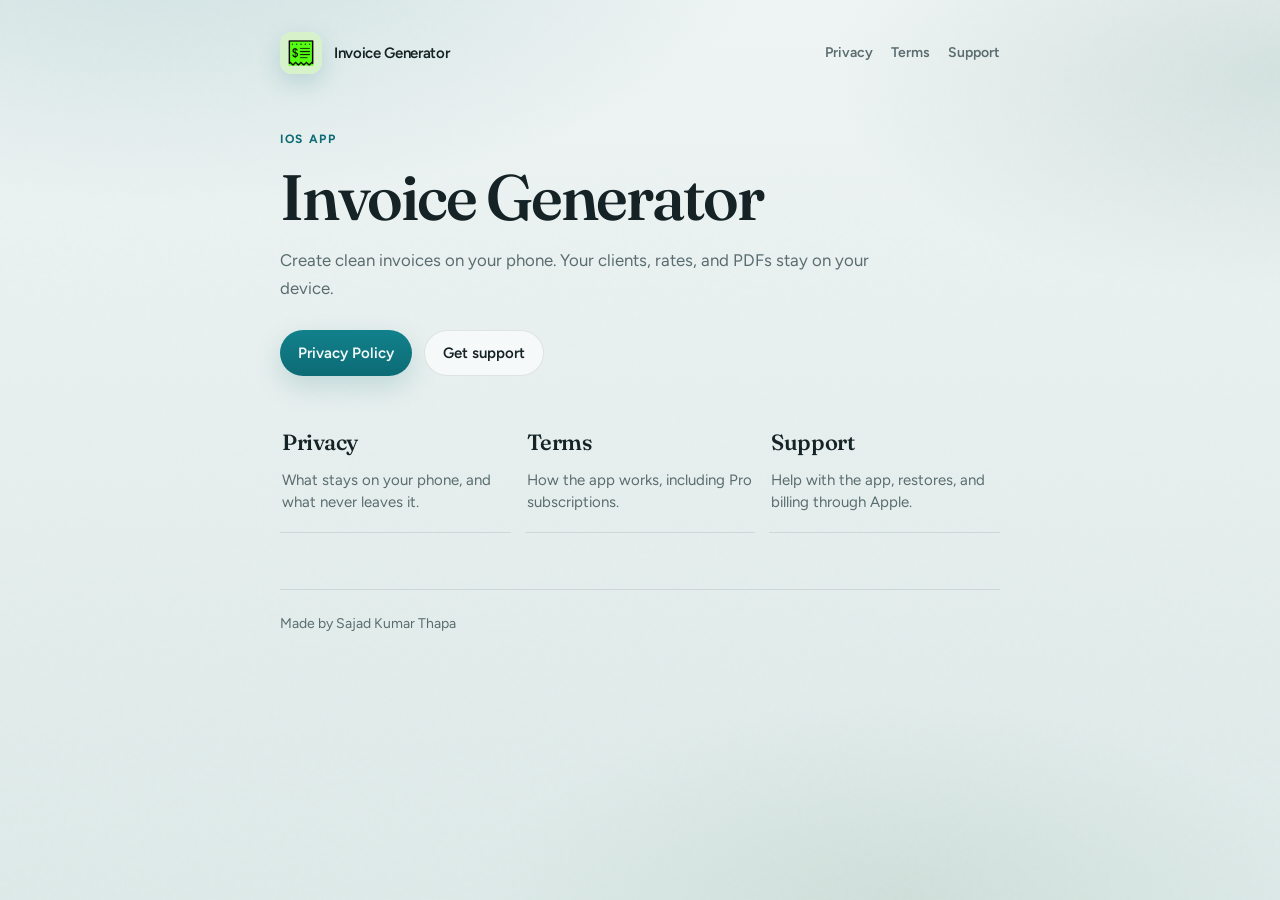
<file: index.html>
<!DOCTYPE html>
<html lang="en">
<head>
  <meta charset="utf-8">
  <meta name="viewport" content="width=device-width, initial-scale=1">
  <title>Invoice Generator</title>
  <meta name="description" content="Invoice Generator — simple invoices on your iPhone. Privacy, terms, and support.">
  <meta name="theme-color" content="#eef4f3">
  <link rel="icon" href="logo.png?v=3" type="image/png">
  <link rel="apple-touch-icon" href="logo.png?v=3">
  <link rel="preconnect" href="https://fonts.googleapis.com">
  <link rel="preconnect" href="https://fonts.gstatic.com" crossorigin>
  <link href="https://fonts.googleapis.com/css2?family=Figtree:wght@400;600;700&family=Fraunces:opsz,wght@9..144,500;9..144,560&display=swap" rel="stylesheet">
  <link rel="stylesheet" href="styles.css?v=3">
</head>
<body>
  <div class="wrap">
    <header>
      <a class="brand" href="./">
        <img class="mark" src="logo.png?v=3" alt="" width="42" height="42">
        <span class="brand-name">Invoice Generator</span>
      </a>
      <nav>
        <a href="privacy/">Privacy</a>
        <a href="terms/">Terms</a>
        <a href="support/">Support</a>
      </nav>
    </header>

    <section class="hero">
      <p class="kicker">iOS app</p>
      <p class="brand-hero">Invoice Generator</p>
      <p class="lede">Create clean invoices on your phone. Your clients, rates, and PDFs stay on your device.</p>
      <div class="cta-row">
        <a class="btn btn-primary" href="privacy/">Privacy Policy</a>
        <a class="btn btn-ghost" href="support/">Get support</a>
      </div>
    </section>

    <div class="links">
      <a class="link-item" href="privacy/">
        <h2>Privacy</h2>
        <p>What stays on your phone, and what never leaves it.</p>
      </a>
      <a class="link-item" href="terms/">
        <h2>Terms</h2>
        <p>How the app works, including Pro subscriptions.</p>
      </a>
      <a class="link-item" href="support/">
        <h2>Support</h2>
        <p>Help with the app, restores, and billing through Apple.</p>
      </a>
    </div>

    <footer>
      <p>Made by Sajad Kumar Thapa</p>
    </footer>
  </div>
</body>
</html>
</file>
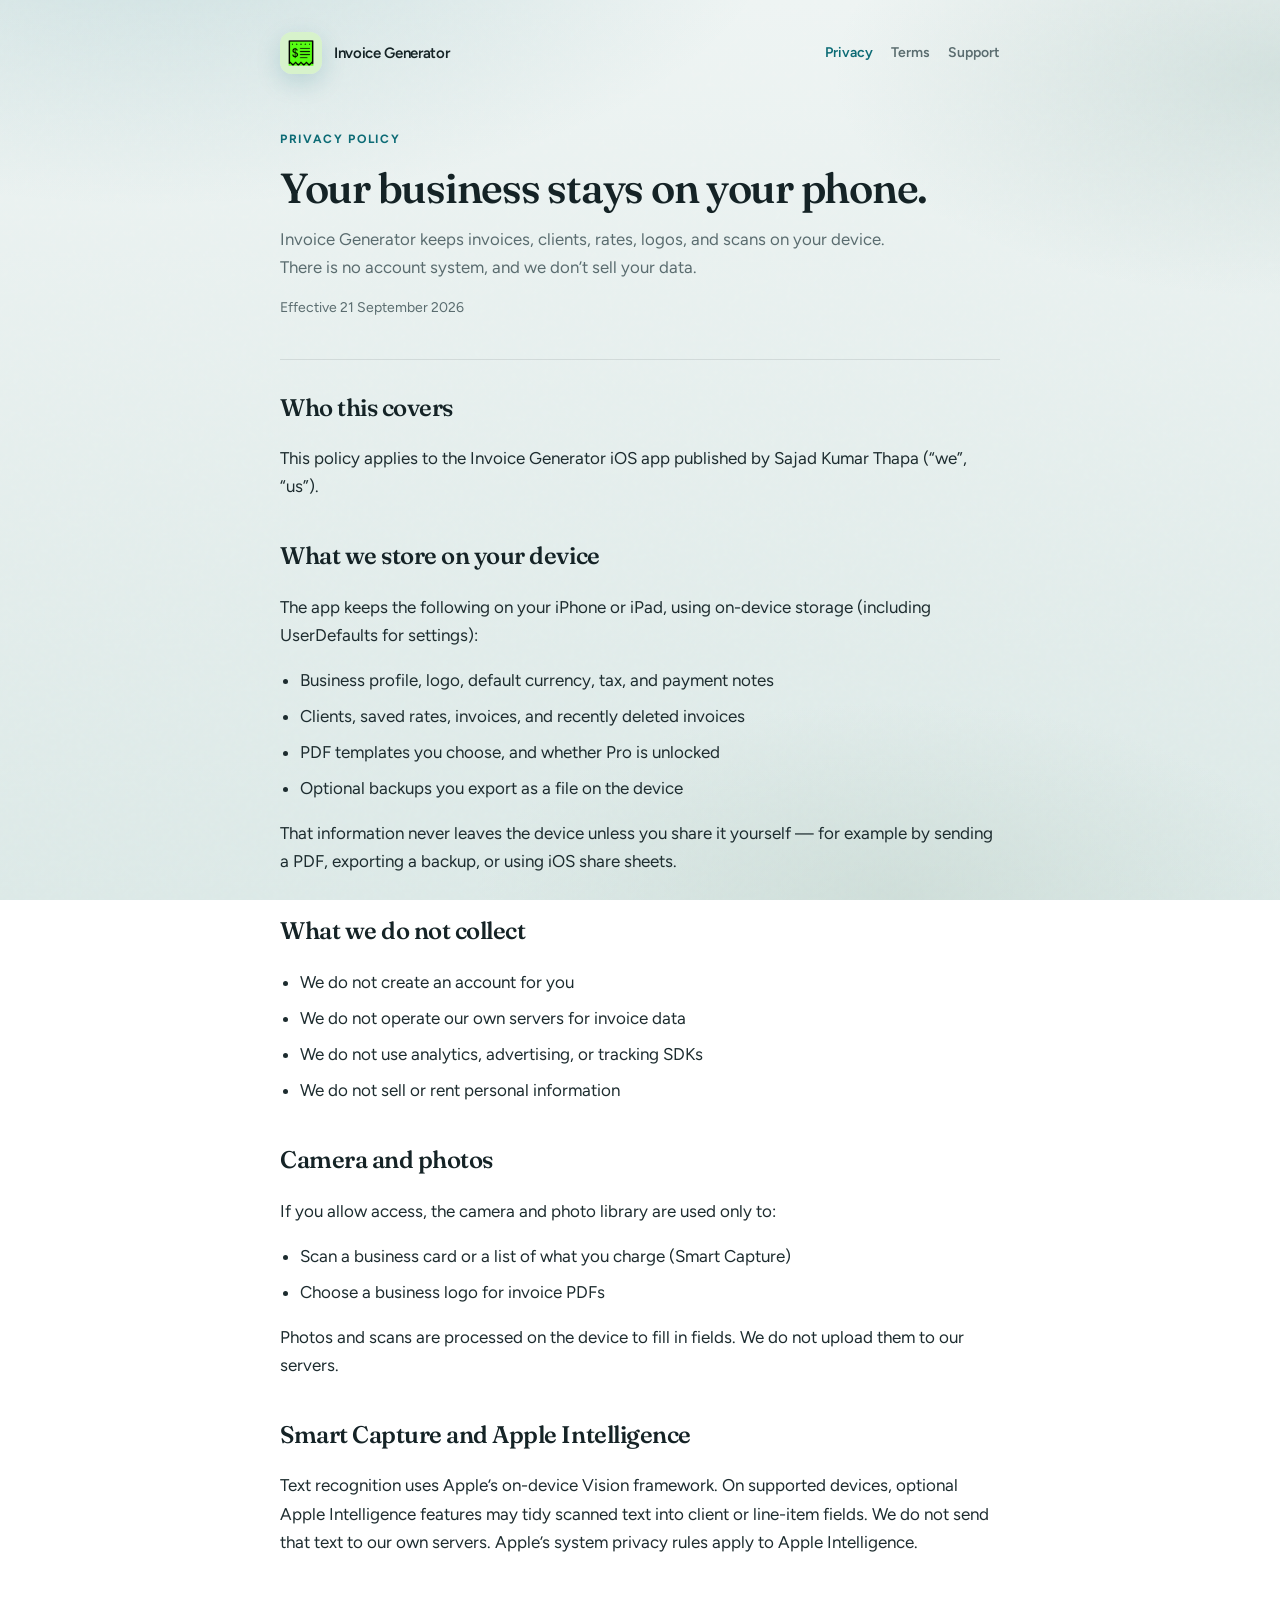
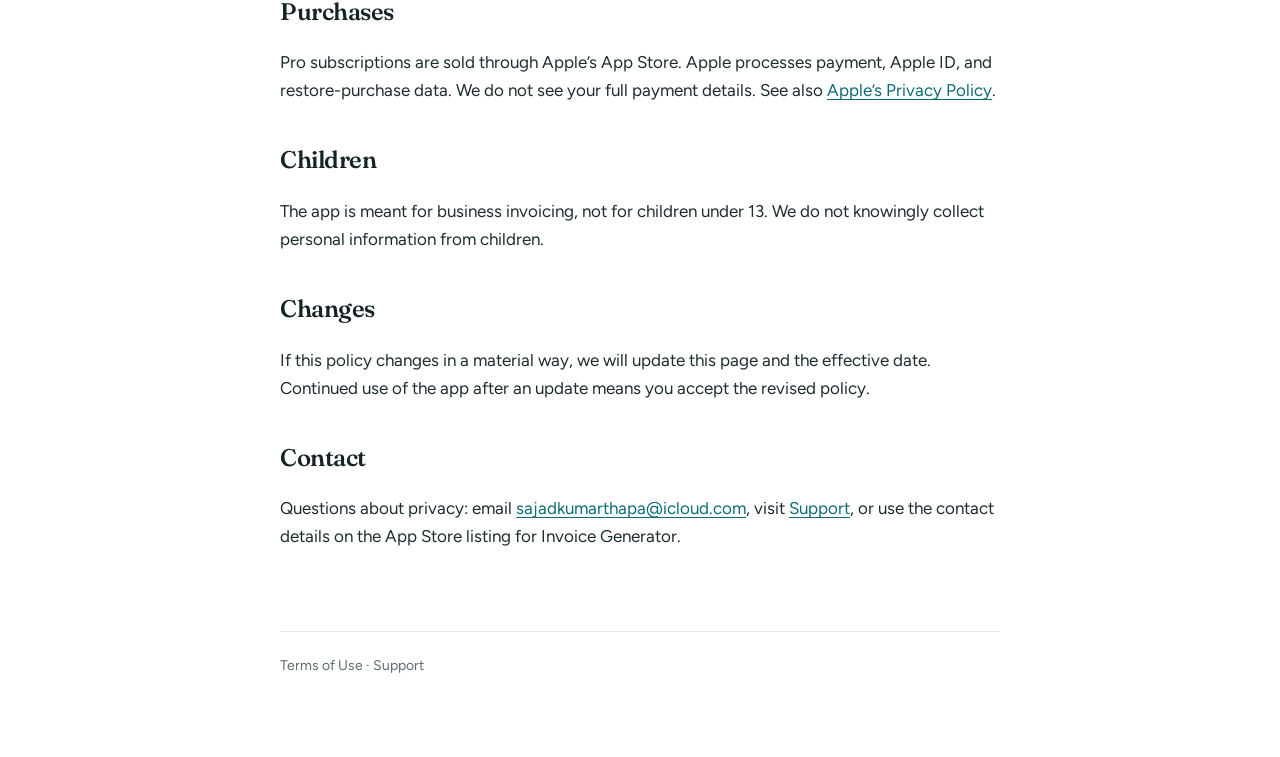
<file: privacy/index.html>
<!DOCTYPE html>
<html lang="en">
<head>
  <meta charset="utf-8">
  <meta name="viewport" content="width=device-width, initial-scale=1">
  <title>Privacy Policy — Invoice Generator</title>
  <meta name="description" content="Privacy Policy for Invoice Generator. Your invoices, clients, and scans stay on your device.">
  <meta name="theme-color" content="#eef4f3">
  <link rel="icon" href="../logo.png?v=3" type="image/png">
  <link rel="apple-touch-icon" href="../logo.png?v=3">
  <link rel="preconnect" href="https://fonts.googleapis.com">
  <link rel="preconnect" href="https://fonts.gstatic.com" crossorigin>
  <link href="https://fonts.googleapis.com/css2?family=Figtree:wght@400;600;700&family=Fraunces:opsz,wght@9..144,500;9..144,560&display=swap" rel="stylesheet">
  <link rel="stylesheet" href="../styles.css?v=3">
</head>
<body>
  <div class="wrap">
    <header>
      <a class="brand" href="../">
        <img class="mark" src="../logo.png?v=3" alt="" width="42" height="42">
        <span class="brand-name">Invoice Generator</span>
      </a>
      <nav>
        <a href="../privacy/" aria-current="page">Privacy</a>
        <a href="../terms/">Terms</a>
        <a href="../support/">Support</a>
      </nav>
    </header>

    <section class="hero">
      <p class="kicker">Privacy Policy</p>
      <h1>Your business stays on your phone.</h1>
      <p class="lede">Invoice Generator keeps invoices, clients, rates, logos, and scans on your device. There is no account system, and we don’t sell your data.</p>
      <p class="updated">Effective 21 September 2026</p>
    </section>

    <article class="panel">
      <h2>Who this covers</h2>
      <p>This policy applies to the Invoice Generator iOS app published by Sajad Kumar Thapa (“we”, “us”).</p>

      <h2>What we store on your device</h2>
      <p>The app keeps the following on your iPhone or iPad, using on-device storage (including UserDefaults for settings):</p>
      <ul>
        <li>Business profile, logo, default currency, tax, and payment notes</li>
        <li>Clients, saved rates, invoices, and recently deleted invoices</li>
        <li>PDF templates you choose, and whether Pro is unlocked</li>
        <li>Optional backups you export as a file on the device</li>
      </ul>
      <p>That information never leaves the device unless you share it yourself — for example by sending a PDF, exporting a backup, or using iOS share sheets.</p>

      <h2>What we do not collect</h2>
      <ul>
        <li>We do not create an account for you</li>
        <li>We do not operate our own servers for invoice data</li>
        <li>We do not use analytics, advertising, or tracking SDKs</li>
        <li>We do not sell or rent personal information</li>
      </ul>

      <h2>Camera and photos</h2>
      <p>If you allow access, the camera and photo library are used only to:</p>
      <ul>
        <li>Scan a business card or a list of what you charge (Smart Capture)</li>
        <li>Choose a business logo for invoice PDFs</li>
      </ul>
      <p>Photos and scans are processed on the device to fill in fields. We do not upload them to our servers.</p>

      <h2>Smart Capture and Apple Intelligence</h2>
      <p>Text recognition uses Apple’s on-device Vision framework. On supported devices, optional Apple Intelligence features may tidy scanned text into client or line-item fields. We do not send that text to our own servers. Apple’s system privacy rules apply to Apple Intelligence.</p>

      <h2>Purchases</h2>
      <p>Pro subscriptions are sold through Apple’s App Store. Apple processes payment, Apple ID, and restore-purchase data. We do not see your full payment details. See also <a href="https://www.apple.com/legal/privacy/">Apple’s Privacy Policy</a>.</p>

      <h2>Children</h2>
      <p>The app is meant for business invoicing, not for children under 13. We do not knowingly collect personal information from children.</p>

      <h2>Changes</h2>
      <p>If this policy changes in a material way, we will update this page and the effective date. Continued use of the app after an update means you accept the revised policy.</p>

      <h2>Contact</h2>
      <p>Questions about privacy: email <a href="mailto:sajadkumarthapa@icloud.com">sajadkumarthapa@icloud.com</a>, visit <a href="../support/">Support</a>, or use the contact details on the App Store listing for Invoice Generator.</p>
    </article>

    <footer>
      <p><a href="../terms/">Terms of Use</a> · <a href="../support/">Support</a></p>
    </footer>
  </div>
</body>
</html>
</file>
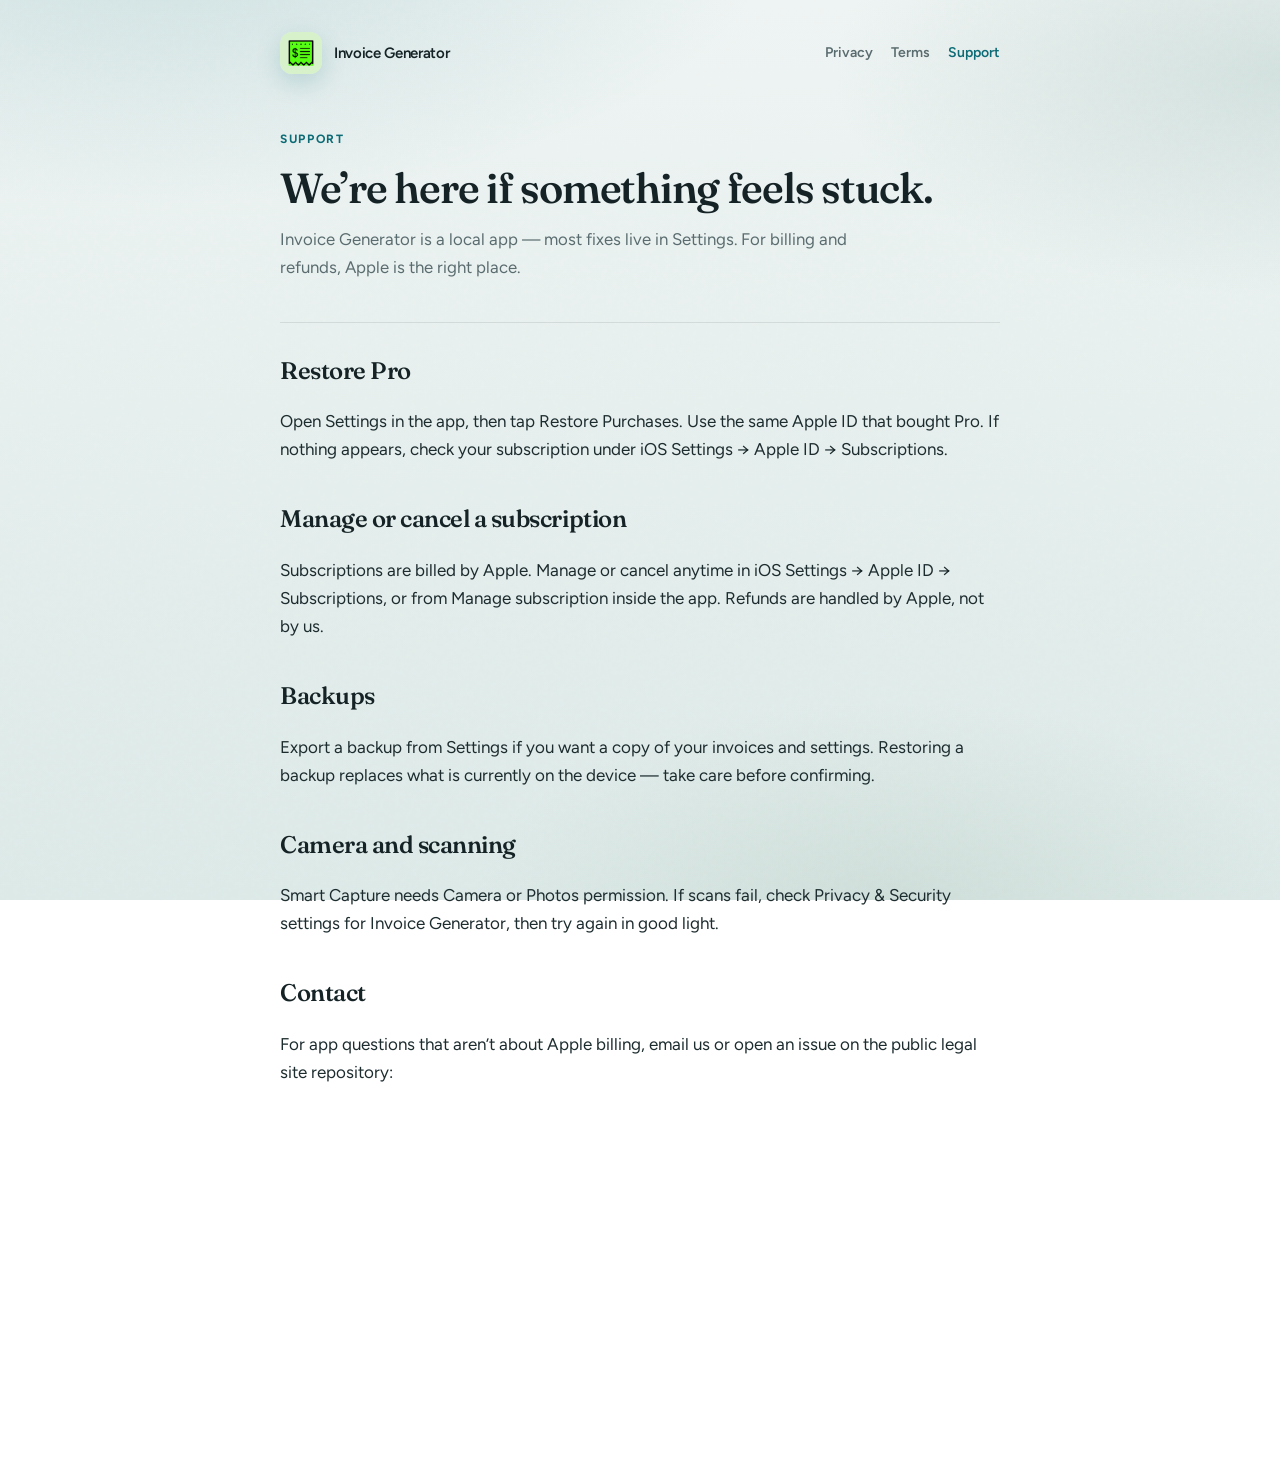
<file: support/index.html>
<!DOCTYPE html>
<html lang="en">
<head>
  <meta charset="utf-8">
  <meta name="viewport" content="width=device-width, initial-scale=1">
  <title>Support — Invoice Generator</title>
  <meta name="description" content="Support for Invoice Generator: restores, subscriptions, backups, and how to reach us.">
  <meta name="theme-color" content="#eef4f3">
  <link rel="icon" href="../logo.png?v=3" type="image/png">
  <link rel="apple-touch-icon" href="../logo.png?v=3">
  <link rel="preconnect" href="https://fonts.googleapis.com">
  <link rel="preconnect" href="https://fonts.gstatic.com" crossorigin>
  <link href="https://fonts.googleapis.com/css2?family=Figtree:wght@400;600;700&family=Fraunces:opsz,wght@9..144,500;9..144,560&display=swap" rel="stylesheet">
  <link rel="stylesheet" href="../styles.css?v=3">
</head>
<body>
  <div class="wrap">
    <header>
      <a class="brand" href="../">
        <img class="mark" src="../logo.png?v=3" alt="" width="42" height="42">
        <span class="brand-name">Invoice Generator</span>
      </a>
      <nav>
        <a href="../privacy/">Privacy</a>
        <a href="../terms/">Terms</a>
        <a href="../support/" aria-current="page">Support</a>
      </nav>
    </header>

    <section class="hero">
      <p class="kicker">Support</p>
      <h1>We’re here if something feels stuck.</h1>
      <p class="lede">Invoice Generator is a local app — most fixes live in Settings. For billing and refunds, Apple is the right place.</p>
    </section>

    <article class="panel">
      <h2>Restore Pro</h2>
      <p>Open Settings in the app, then tap Restore Purchases. Use the same Apple ID that bought Pro. If nothing appears, check your subscription under iOS Settings → Apple ID → Subscriptions.</p>

      <h2>Manage or cancel a subscription</h2>
      <p>Subscriptions are billed by Apple. Manage or cancel anytime in iOS Settings → Apple ID → Subscriptions, or from Manage subscription inside the app. Refunds are handled by Apple, not by us.</p>

      <h2>Backups</h2>
      <p>Export a backup from Settings if you want a copy of your invoices and settings. Restoring a backup replaces what is currently on the device — take care before confirming.</p>

      <h2>Camera and scanning</h2>
      <p>Smart Capture needs Camera or Photos permission. If scans fail, check Privacy &amp; Security settings for Invoice Generator, then try again in good light.</p>

      <h2>Contact</h2>
      <p>For app questions that aren’t about Apple billing, email us or open an issue on the public legal site repository:</p>
      <div class="support-note">
        <p>
          <a href="mailto:sajadkumarthapa@icloud.com">sajadkumarthapa@icloud.com</a><br>
          <a href="https://github.com/sajadThapa04/invoice-generator-legal/issues">github.com/sajadThapa04/invoice-generator-legal/issues</a>
        </p>
      </div>
      <p style="margin-top: 20px;">You can also use the support contact on the App Store listing for Invoice Generator.</p>
    </article>

    <footer>
      <p><a href="../privacy/">Privacy Policy</a> · <a href="../terms/">Terms of Use</a></p>
    </footer>
  </div>
</body>
</html>
</file>
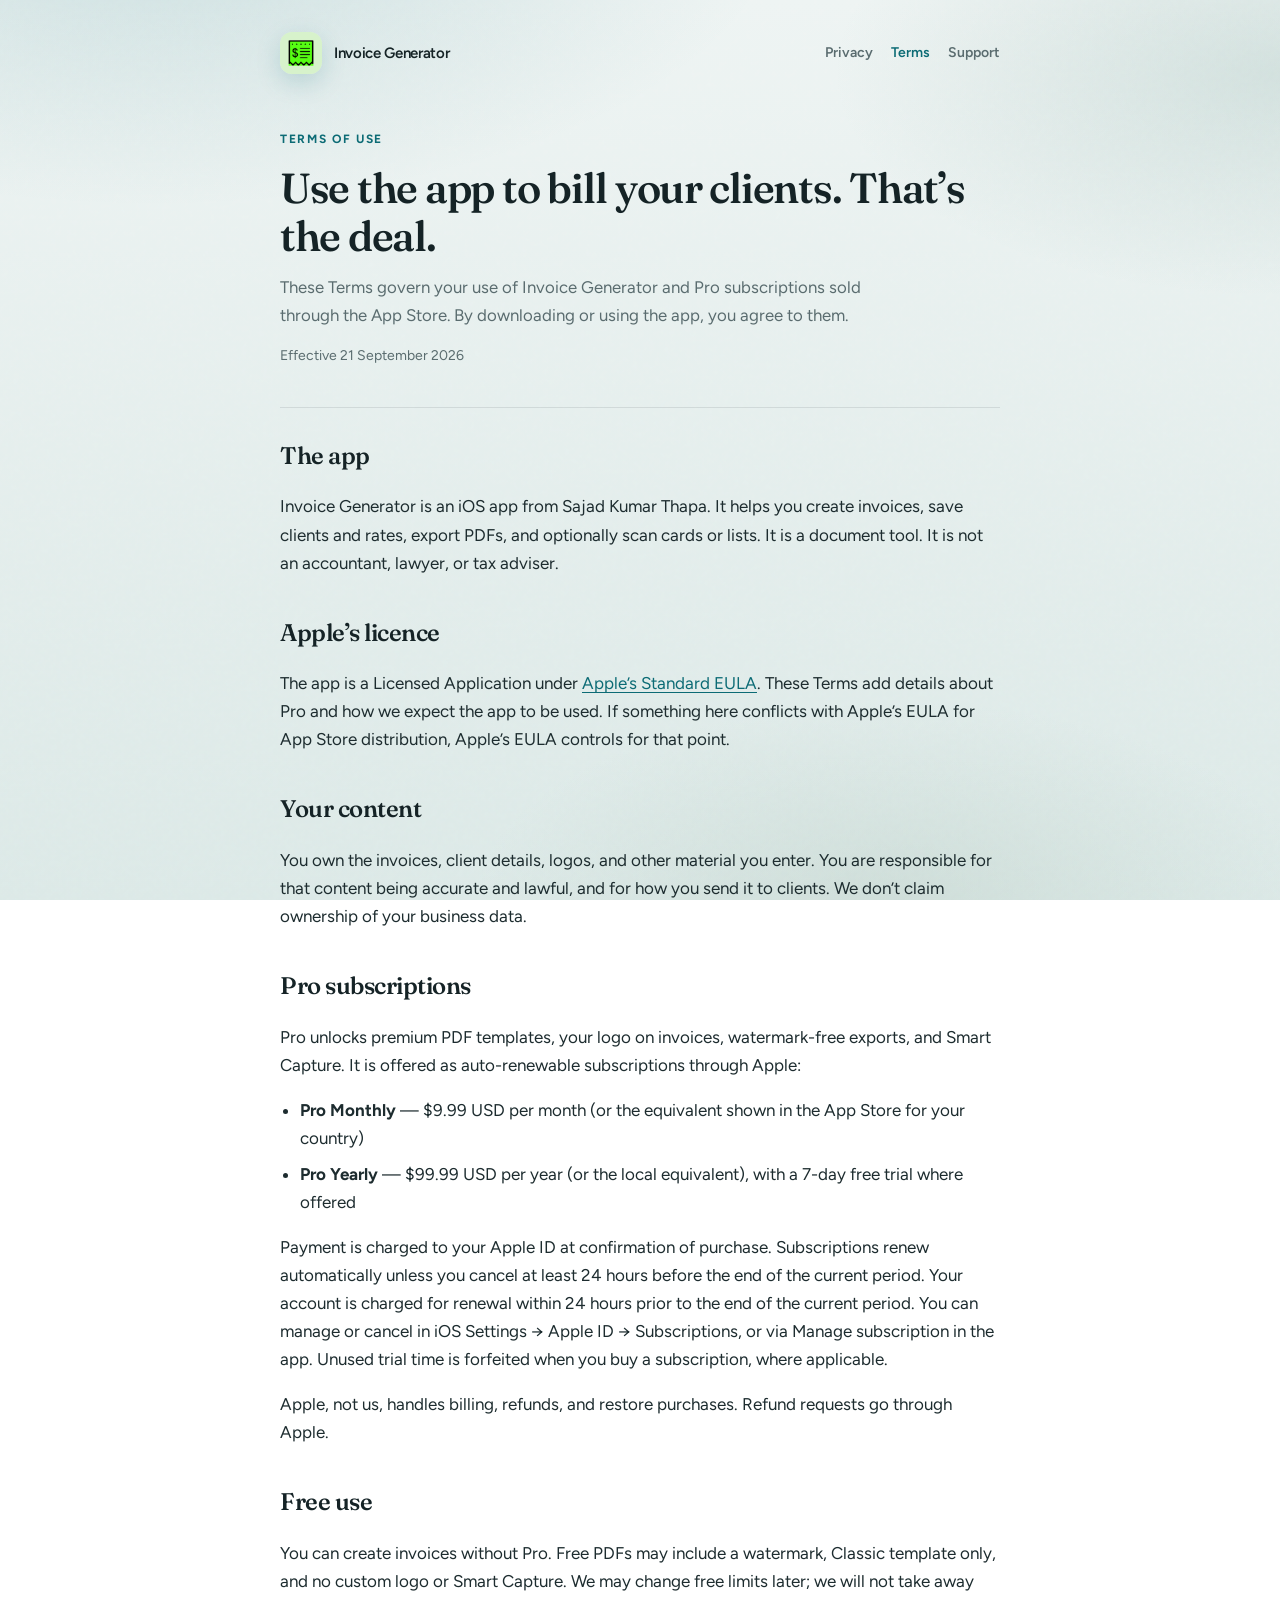
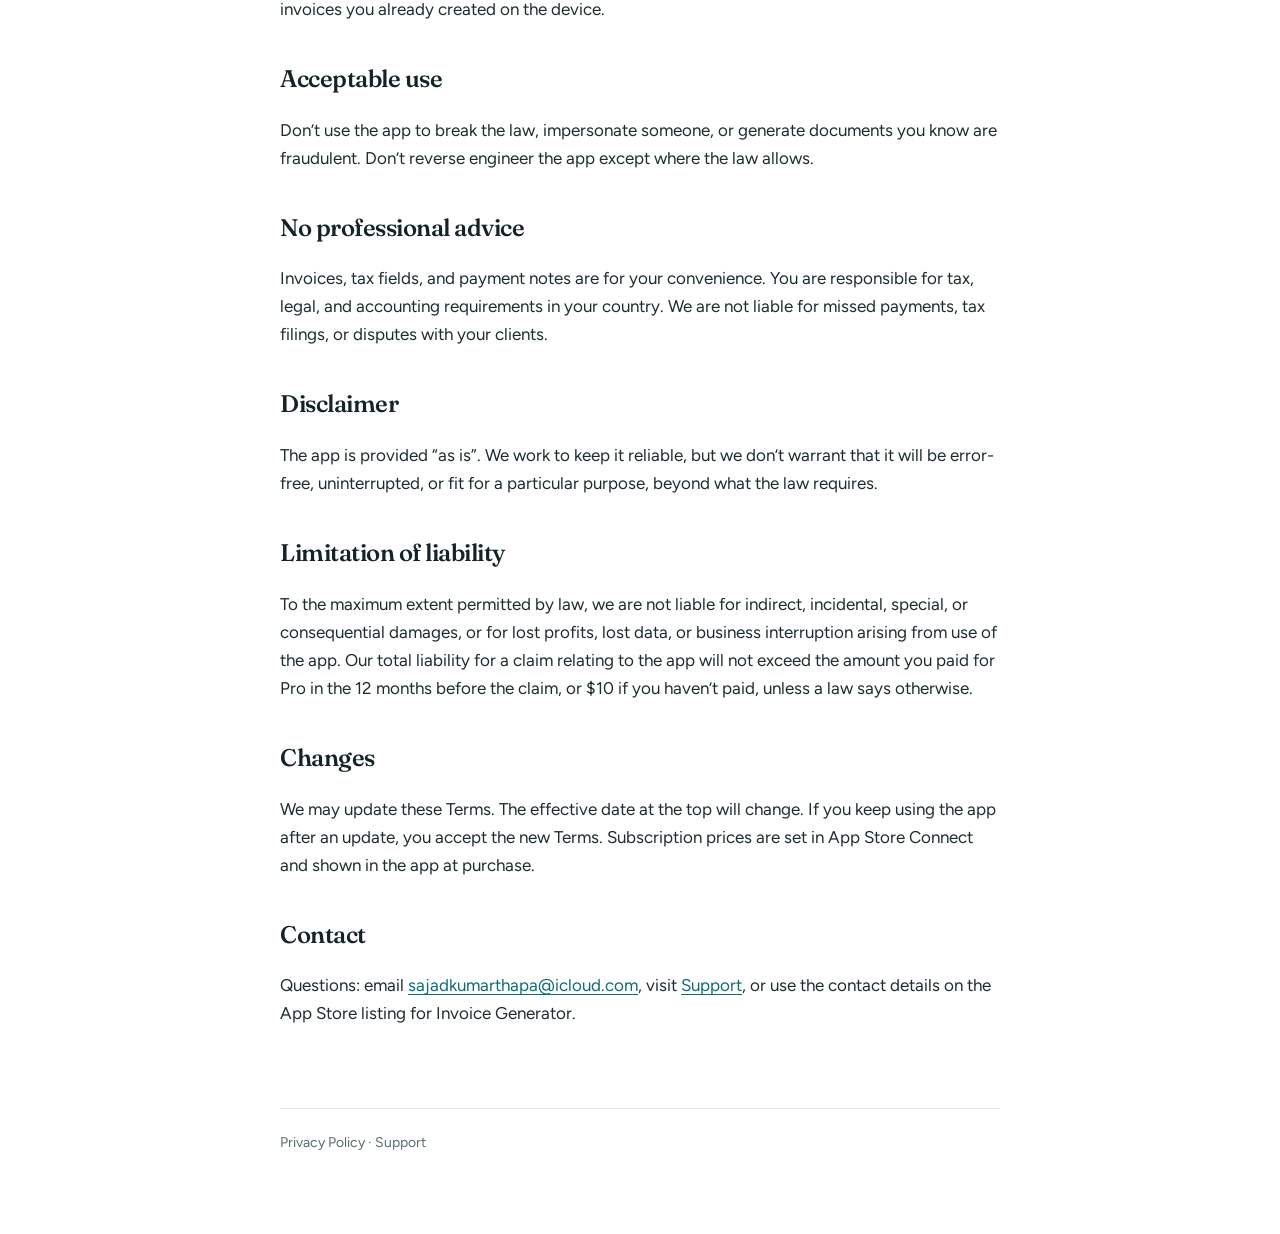
<file: terms/index.html>
<!DOCTYPE html>
<html lang="en">
<head>
  <meta charset="utf-8">
  <meta name="viewport" content="width=device-width, initial-scale=1">
  <title>Terms of Use — Invoice Generator</title>
  <meta name="description" content="Terms of Use for Invoice Generator, including auto-renewable Pro subscriptions.">
  <meta name="theme-color" content="#eef4f3">
  <link rel="icon" href="../logo.png?v=3" type="image/png">
  <link rel="apple-touch-icon" href="../logo.png?v=3">
  <link rel="preconnect" href="https://fonts.googleapis.com">
  <link rel="preconnect" href="https://fonts.gstatic.com" crossorigin>
  <link href="https://fonts.googleapis.com/css2?family=Figtree:wght@400;600;700&family=Fraunces:opsz,wght@9..144,500;9..144,560&display=swap" rel="stylesheet">
  <link rel="stylesheet" href="../styles.css?v=3">
</head>
<body>
  <div class="wrap">
    <header>
      <a class="brand" href="../">
        <img class="mark" src="../logo.png?v=3" alt="" width="42" height="42">
        <span class="brand-name">Invoice Generator</span>
      </a>
      <nav>
        <a href="../privacy/">Privacy</a>
        <a href="../terms/" aria-current="page">Terms</a>
        <a href="../support/">Support</a>
      </nav>
    </header>

    <section class="hero">
      <p class="kicker">Terms of Use</p>
      <h1>Use the app to bill your clients. That’s the deal.</h1>
      <p class="lede">These Terms govern your use of Invoice Generator and Pro subscriptions sold through the App Store. By downloading or using the app, you agree to them.</p>
      <p class="updated">Effective 21 September 2026</p>
    </section>

    <article class="panel">
      <h2>The app</h2>
      <p>Invoice Generator is an iOS app from Sajad Kumar Thapa. It helps you create invoices, save clients and rates, export PDFs, and optionally scan cards or lists. It is a document tool. It is not an accountant, lawyer, or tax adviser.</p>

      <h2>Apple’s licence</h2>
      <p>The app is a Licensed Application under <a href="https://www.apple.com/legal/internet-services/itunes/dev/stdeula/">Apple’s Standard EULA</a>. These Terms add details about Pro and how we expect the app to be used. If something here conflicts with Apple’s EULA for App Store distribution, Apple’s EULA controls for that point.</p>

      <h2>Your content</h2>
      <p>You own the invoices, client details, logos, and other material you enter. You are responsible for that content being accurate and lawful, and for how you send it to clients. We don’t claim ownership of your business data.</p>

      <h2>Pro subscriptions</h2>
      <p>Pro unlocks premium PDF templates, your logo on invoices, watermark-free exports, and Smart Capture. It is offered as auto-renewable subscriptions through Apple:</p>
      <ul>
        <li><strong>Pro Monthly</strong> — $9.99 USD per month (or the equivalent shown in the App Store for your country)</li>
        <li><strong>Pro Yearly</strong> — $99.99 USD per year (or the local equivalent), with a 7-day free trial where offered</li>
      </ul>
      <p>Payment is charged to your Apple ID at confirmation of purchase. Subscriptions renew automatically unless you cancel at least 24 hours before the end of the current period. Your account is charged for renewal within 24 hours prior to the end of the current period. You can manage or cancel in iOS Settings → Apple ID → Subscriptions, or via Manage subscription in the app. Unused trial time is forfeited when you buy a subscription, where applicable.</p>
      <p>Apple, not us, handles billing, refunds, and restore purchases. Refund requests go through Apple.</p>

      <h2>Free use</h2>
      <p>You can create invoices without Pro. Free PDFs may include a watermark, Classic template only, and no custom logo or Smart Capture. We may change free limits later; we will not take away invoices you already created on the device.</p>

      <h2>Acceptable use</h2>
      <p>Don’t use the app to break the law, impersonate someone, or generate documents you know are fraudulent. Don’t reverse engineer the app except where the law allows.</p>

      <h2>No professional advice</h2>
      <p>Invoices, tax fields, and payment notes are for your convenience. You are responsible for tax, legal, and accounting requirements in your country. We are not liable for missed payments, tax filings, or disputes with your clients.</p>

      <h2>Disclaimer</h2>
      <p>The app is provided “as is”. We work to keep it reliable, but we don’t warrant that it will be error-free, uninterrupted, or fit for a particular purpose, beyond what the law requires.</p>

      <h2>Limitation of liability</h2>
      <p>To the maximum extent permitted by law, we are not liable for indirect, incidental, special, or consequential damages, or for lost profits, lost data, or business interruption arising from use of the app. Our total liability for a claim relating to the app will not exceed the amount you paid for Pro in the 12 months before the claim, or $10 if you haven’t paid, unless a law says otherwise.</p>

      <h2>Changes</h2>
      <p>We may update these Terms. The effective date at the top will change. If you keep using the app after an update, you accept the new Terms. Subscription prices are set in App Store Connect and shown in the app at purchase.</p>

      <h2>Contact</h2>
      <p>Questions: email <a href="mailto:sajadkumarthapa@icloud.com">sajadkumarthapa@icloud.com</a>, visit <a href="../support/">Support</a>, or use the contact details on the App Store listing for Invoice Generator.</p>
    </article>

    <footer>
      <p><a href="../privacy/">Privacy Policy</a> · <a href="../support/">Support</a></p>
    </footer>
  </div>
</body>
</html>
</file>
<file: styles.css>
:root {
  --bg: #eef4f3;
  --bg-deep: #dce9e7;
  --ink: #152326;
  --muted: #5a6c6f;
  --line: rgba(21, 35, 38, 0.1);
  --accent: #0c6b75;
  --accent-soft: rgba(12, 107, 117, 0.12);
  --surface: rgba(255, 255, 255, 0.62);
  --surface-solid: #f7fbfa;
  --glow: rgba(12, 107, 117, 0.18);
  --radius: 22px;
  --font-display: "Fraunces", "Iowan Old Style", "Palatino Linotype", serif;
  --font-body: "Figtree", "Avenir Next", "Segoe UI", sans-serif;
}

* {
  box-sizing: border-box;
}

html {
  scroll-behavior: smooth;
}

body {
  margin: 0;
  min-height: 100vh;
  color: var(--ink);
  font-family: var(--font-body);
  font-size: 17px;
  line-height: 1.65;
  background:
    radial-gradient(ellipse 90% 60% at 12% -10%, rgba(12, 107, 117, 0.16), transparent 55%),
    radial-gradient(ellipse 70% 50% at 100% 8%, rgba(90, 140, 130, 0.18), transparent 50%),
    radial-gradient(ellipse 60% 40% at 70% 100%, rgba(180, 200, 190, 0.35), transparent 55%),
    linear-gradient(180deg, var(--bg) 0%, var(--bg-deep) 100%);
  background-attachment: fixed;
}

body::before {
  content: "";
  position: fixed;
  inset: 0;
  pointer-events: none;
  opacity: 0.35;
  background-image: url("data:image/svg+xml,%3Csvg viewBox='0 0 200 200' xmlns='http://www.w3.org/2000/svg'%3E%3Cfilter id='n'%3E%3CfeTurbulence type='fractalNoise' baseFrequency='0.85' numOctaves='3' stitchTiles='stitch'/%3E%3C/filter%3E%3Crect width='100%25' height='100%25' filter='url(%23n)' opacity='0.45'/%3E%3C/svg%3E");
  mix-blend-mode: soft-light;
  z-index: 0;
}

a {
  color: var(--accent);
  text-decoration-thickness: 1px;
  text-underline-offset: 3px;
  transition: color 160ms ease, opacity 160ms ease;
}

a:hover {
  color: #08555d;
}

.wrap {
  position: relative;
  z-index: 1;
  width: min(720px, calc(100% - 40px));
  margin: 0 auto;
  padding: 32px 0 80px;
}

header {
  display: flex;
  align-items: center;
  justify-content: space-between;
  gap: 16px;
  margin-bottom: 56px;
  animation: rise 700ms ease both;
}

.brand {
  display: flex;
  align-items: center;
  gap: 12px;
  color: inherit;
  text-decoration: none;
  font-weight: 600;
  letter-spacing: -0.02em;
}

.brand:hover {
  color: inherit;
  opacity: 0.85;
}

.mark {
  width: 42px;
  height: 42px;
  border-radius: 12px;
  object-fit: cover;
  display: block;
  flex-shrink: 0;
  box-shadow: 0 8px 24px var(--glow);
}

.brand-name {
  font-size: 15px;
}

nav {
  display: flex;
  flex-wrap: wrap;
  justify-content: flex-end;
  gap: 8px 18px;
  font-size: 14px;
  font-weight: 600;
}

nav a {
  color: var(--muted);
  text-decoration: none;
}

nav a:hover,
nav a[aria-current="page"] {
  color: var(--accent);
}

.hero {
  margin-bottom: 40px;
  animation: rise 800ms 80ms ease both;
}

.kicker {
  margin: 0 0 14px;
  color: var(--accent);
  font-size: 12px;
  font-weight: 700;
  letter-spacing: 0.14em;
  text-transform: uppercase;
}

.brand-hero {
  margin: 0 0 18px;
  font-family: var(--font-display);
  font-size: clamp(42px, 9vw, 64px);
  font-weight: 560;
  font-optical-sizing: auto;
  letter-spacing: -0.035em;
  line-height: 1.02;
}

h1 {
  margin: 0 0 14px;
  font-family: var(--font-display);
  font-size: clamp(30px, 6vw, 42px);
  font-weight: 560;
  letter-spacing: -0.03em;
  line-height: 1.15;
}

.lede,
.updated {
  color: var(--muted);
  max-width: 38rem;
}

.lede {
  margin: 0;
  font-size: 1.05rem;
}

.updated {
  margin: 14px 0 0;
  font-size: 14px;
}

.cta-row {
  display: flex;
  flex-wrap: wrap;
  gap: 12px;
  margin-top: 28px;
}

.btn {
  display: inline-flex;
  align-items: center;
  justify-content: center;
  min-height: 46px;
  padding: 0 18px;
  border-radius: 999px;
  font-size: 15px;
  font-weight: 600;
  text-decoration: none;
  transition: transform 180ms ease, background 180ms ease, box-shadow 180ms ease;
}

.btn:hover {
  text-decoration: none;
  transform: translateY(-1px);
}

.btn-primary {
  color: #f4fbfb;
  background: linear-gradient(180deg, #12818c 0%, var(--accent) 100%);
  box-shadow: 0 10px 28px var(--glow);
}

.btn-primary:hover {
  color: #fff;
}

.btn-ghost {
  color: var(--ink);
  background: var(--surface);
  border: 1px solid var(--line);
  backdrop-filter: blur(10px);
}

.btn-ghost:hover {
  color: var(--ink);
  background: rgba(255, 255, 255, 0.82);
}

.links {
  display: grid;
  gap: 14px;
  margin-top: 8px;
  animation: rise 900ms 140ms ease both;
}

@media (min-width: 640px) {
  .links {
    grid-template-columns: 1fr 1fr 1fr;
  }
}

.link-item {
  display: block;
  padding: 8px 2px 18px;
  color: inherit;
  text-decoration: none;
  border-bottom: 1px solid var(--line);
  transition: border-color 180ms ease, transform 180ms ease;
}

.link-item:hover {
  color: inherit;
  border-color: color-mix(in srgb, var(--accent) 55%, var(--line));
  transform: translateY(-2px);
}

.link-item h2 {
  margin: 0 0 8px;
  font-family: var(--font-display);
  font-size: 22px;
  font-weight: 560;
  letter-spacing: -0.02em;
}

.link-item p {
  margin: 0;
  color: var(--muted);
  font-size: 15px;
  line-height: 1.5;
}

.panel {
  margin-top: 8px;
  padding: 28px 0 8px;
  border-top: 1px solid var(--line);
  animation: rise 850ms 120ms ease both;
}

.panel h2 {
  margin: 36px 0 10px;
  font-family: var(--font-display);
  font-size: 24px;
  font-weight: 560;
  letter-spacing: -0.02em;
}

.panel h2:first-child {
  margin-top: 0;
}

.panel p,
.panel li {
  color: color-mix(in srgb, var(--ink) 88%, var(--muted));
}

.panel ul {
  padding-left: 1.15em;
}

.panel li + li {
  margin-top: 8px;
}

.support-note {
  margin-top: 28px;
  padding: 20px 22px;
  border-radius: var(--radius);
  background: var(--surface);
  border: 1px solid var(--line);
  backdrop-filter: blur(12px);
}

.support-note p {
  margin: 0;
  color: var(--muted);
}

.support-note a {
  font-weight: 600;
}

.support-note br + a {
  display: inline-block;
  margin-top: 8px;
}

footer {
  margin-top: 56px;
  padding-top: 22px;
  border-top: 1px solid var(--line);
  color: var(--muted);
  font-size: 14px;
  animation: rise 900ms 180ms ease both;
}

footer p {
  margin: 0;
}

footer a {
  color: var(--muted);
  text-decoration: none;
}

footer a:hover {
  color: var(--accent);
}

@keyframes rise {
  from {
    opacity: 0;
    transform: translateY(14px);
  }
  to {
    opacity: 1;
    transform: translateY(0);
  }
}

@media (prefers-reduced-motion: reduce) {
  *,
  *::before,
  *::after {
    animation: none !important;
    transition: none !important;
  }
}
</file>
